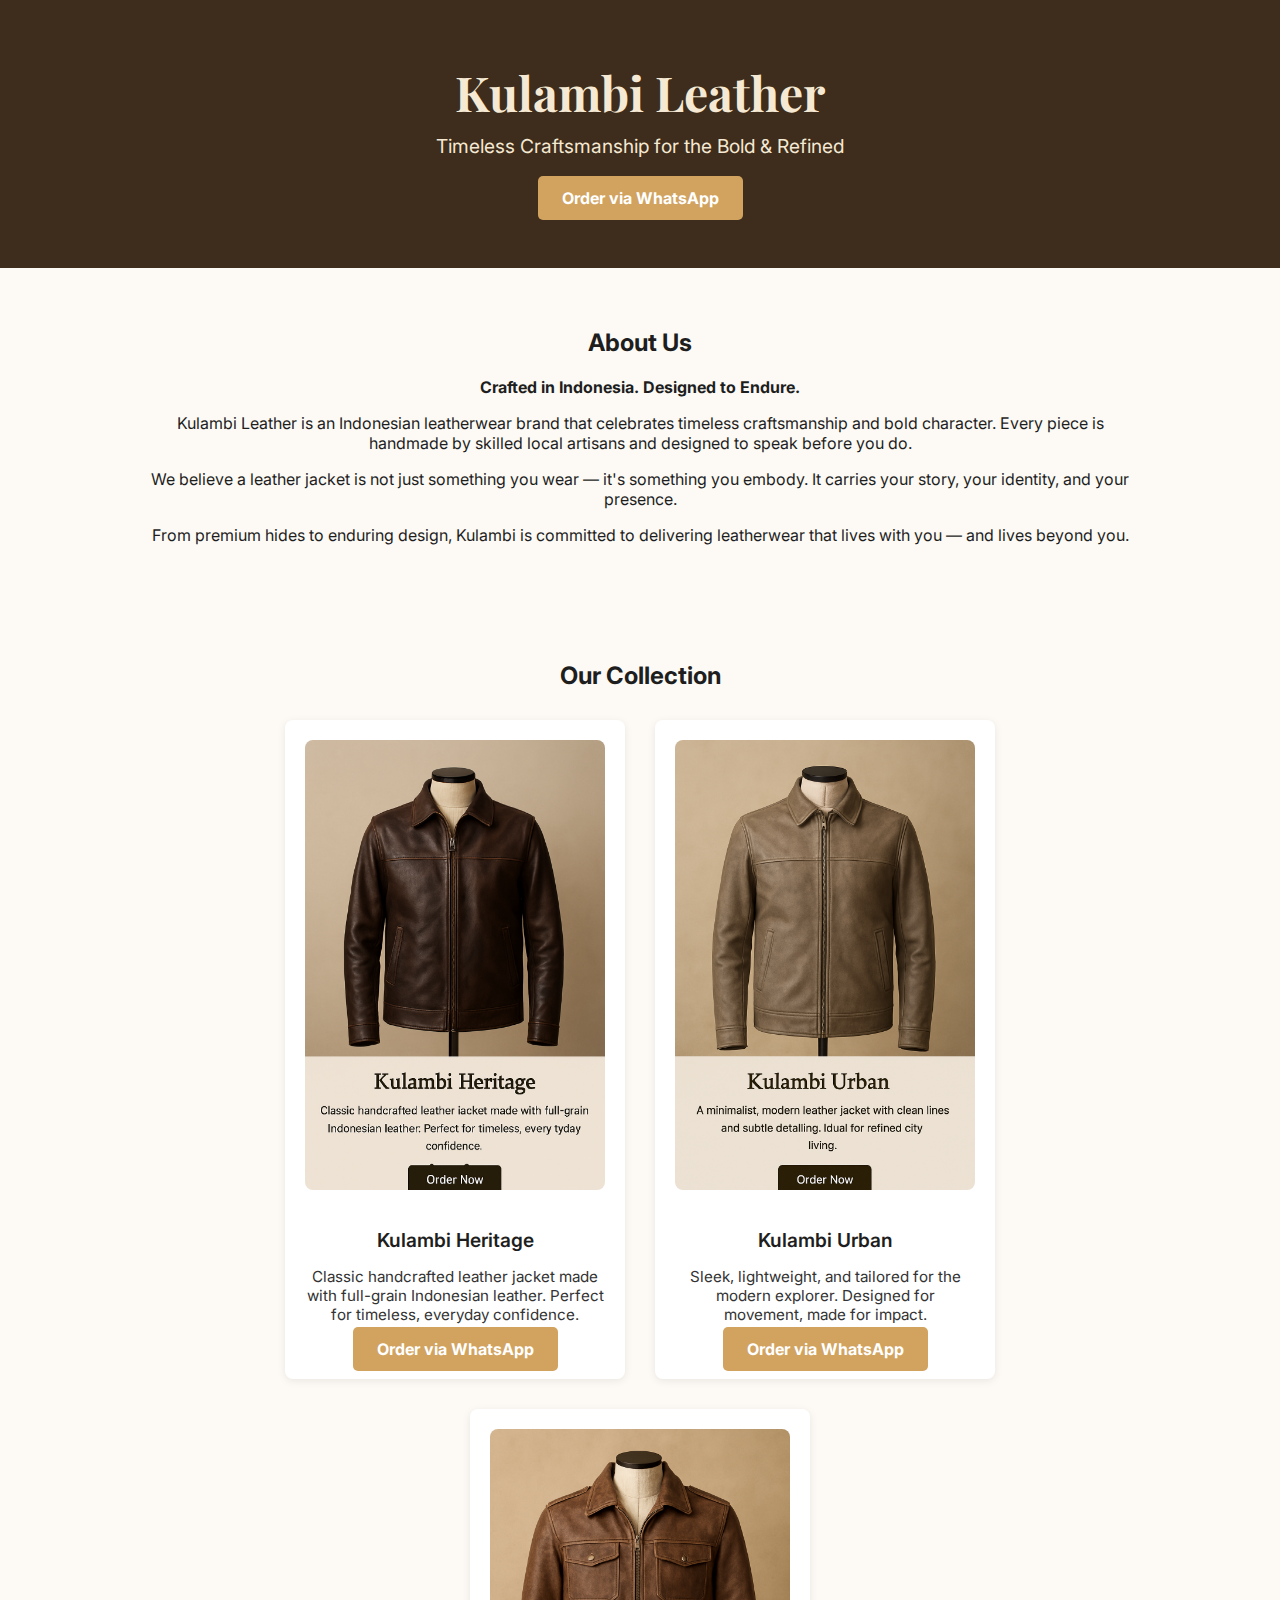
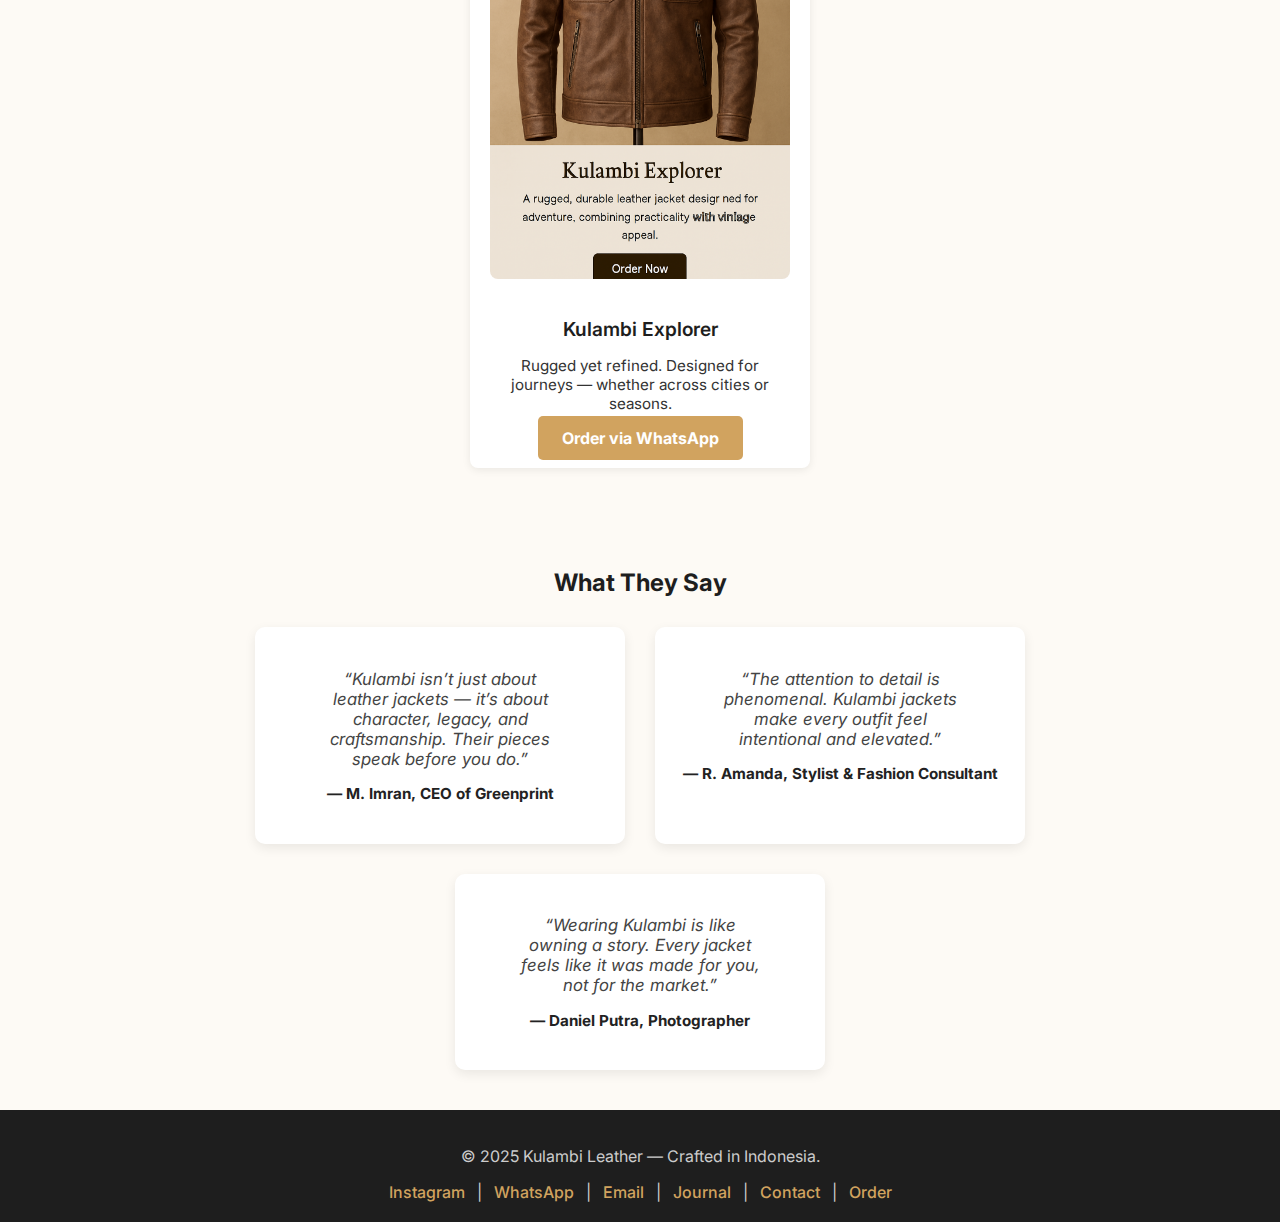
<file: index.html>
<!DOCTYPE html>
<html lang="en">
<head>
    <meta charset="UTF-8">
    <title>Kulambi Leather</title>
    <meta name="viewport" content="width=device-width, initial-scale=1.0">
    <link rel="stylesheet" href="style.css">
    <link href="https://fonts.googleapis.com/css2?family=Playfair+Display&family=Inter&display=swap" rel="stylesheet">
</head>
<body>
    <header class="hero">
        <h1>Kulambi Leather</h1>
        <p class="tagline">Timeless Craftsmanship for the Bold & Refined</p>
        <a href="https://wa.me/6285106060768?text=Hello%20Kulambi%2C%20I'm%20interested%20in%20your%20leather%20jackets" class="cta-button">Order via WhatsApp</a>
    </header>

<section class="about">
    <h2>About Us</h2>
    <p><strong>Crafted in Indonesia. Designed to Endure.</strong></p>
    <p>Kulambi Leather is an Indonesian leatherwear brand that celebrates timeless craftsmanship and bold character. Every piece is handmade by skilled local artisans and designed to speak before you do.</p>
    <p>We believe a leather jacket is not just something you wear — it's something you embody. It carries your story, your identity, and your presence.</p>
    <p>From premium hides to enduring design, Kulambi is committed to delivering leatherwear that lives with you — and lives beyond you.</p>
</section>

<section class="gallery">
    <h2>Our Collection</h2>
    <div class="product-grid">
        <div class="product">
            <img src="images/heritage.jpg" alt="Kulambi Heritage Jacket">
            <h3>Kulambi Heritage</h3>
            <p>Classic handcrafted leather jacket made with full-grain Indonesian leather. Perfect for timeless, everyday confidence.</p>
            <a class="cta-button" href="https://wa.me/6285106060768?text=Halo%20Kulambi%2C%20saya%20ingin%20order%20Kulambi%20Heritage" target="_blank">Order via WhatsApp</a>
        </div>
        <div class="product">
            <img src="images/urban.jpg" alt="Kulambi Urban Jacket">
            <h3>Kulambi Urban</h3>
            <p>Sleek, lightweight, and tailored for the modern explorer. Designed for movement, made for impact.</p>
            <a class="cta-button" href="https://wa.me/6285106060768?text=Halo%20Kulambi%2C%20saya%20ingin%20order%20Kulambi%20Urban" target="_blank">Order via WhatsApp</a>
        </div>
        <div class="product">
            <img src="images/explorer.jpg" alt="Kulambi Explorer Jacket">
            <h3>Kulambi Explorer</h3>
            <p>Rugged yet refined. Designed for journeys — whether across cities or seasons.</p>
            <a class="cta-button" href="https://wa.me/6285106060768?text=Halo%20Kulambi%2C%20saya%20ingin%20order%20Kulambi%20Explorer" target="_blank">Order via WhatsApp</a>
        </div>
    </div>
</section>

<section class="testimonial">
    <h2>What They Say</h2>
    <div class="testimonial-grid">
        <div class="testimonial-card">
            <blockquote>“Kulambi isn’t just about leather jackets — it’s about character, legacy, and craftsmanship. Their pieces speak before you do.”</blockquote>
            <p class="author">— M. Imran, CEO of Greenprint</p>
        </div>
        <div class="testimonial-card">
            <blockquote>“The attention to detail is phenomenal. Kulambi jackets make every outfit feel intentional and elevated.”</blockquote>
            <p class="author">— R. Amanda, Stylist & Fashion Consultant</p>
        </div>
        <div class="testimonial-card">
            <blockquote>“Wearing Kulambi is like owning a story. Every jacket feels like it was made for you, not for the market.”</blockquote>
            <p class="author">— Daniel Putra, Photographer</p>
        </div>
    </div>
</section>

<footer class="footer">
    <p>&copy; 2025 Kulambi Leather — Crafted in Indonesia.</p>
    <div class="social-links">
        <a href="https://instagram.com/kulambileather" target="_blank">Instagram</a>
        |
        <a href="https://wa.me/6285106060768?text=Hello%20Kulambi%2C%20I'm%20interested%20in%20your%20leather%20jackets" target="_blank">WhatsApp</a>
        |
        <a href="mailto:hello@kulambileather.com">Email</a> | <a href="journal.html">Journal</a> | <a href="contact.html">Contact</a> | <a href="order.html">Order</a>
    </div>
</footer>

</body>
</html>
</file>
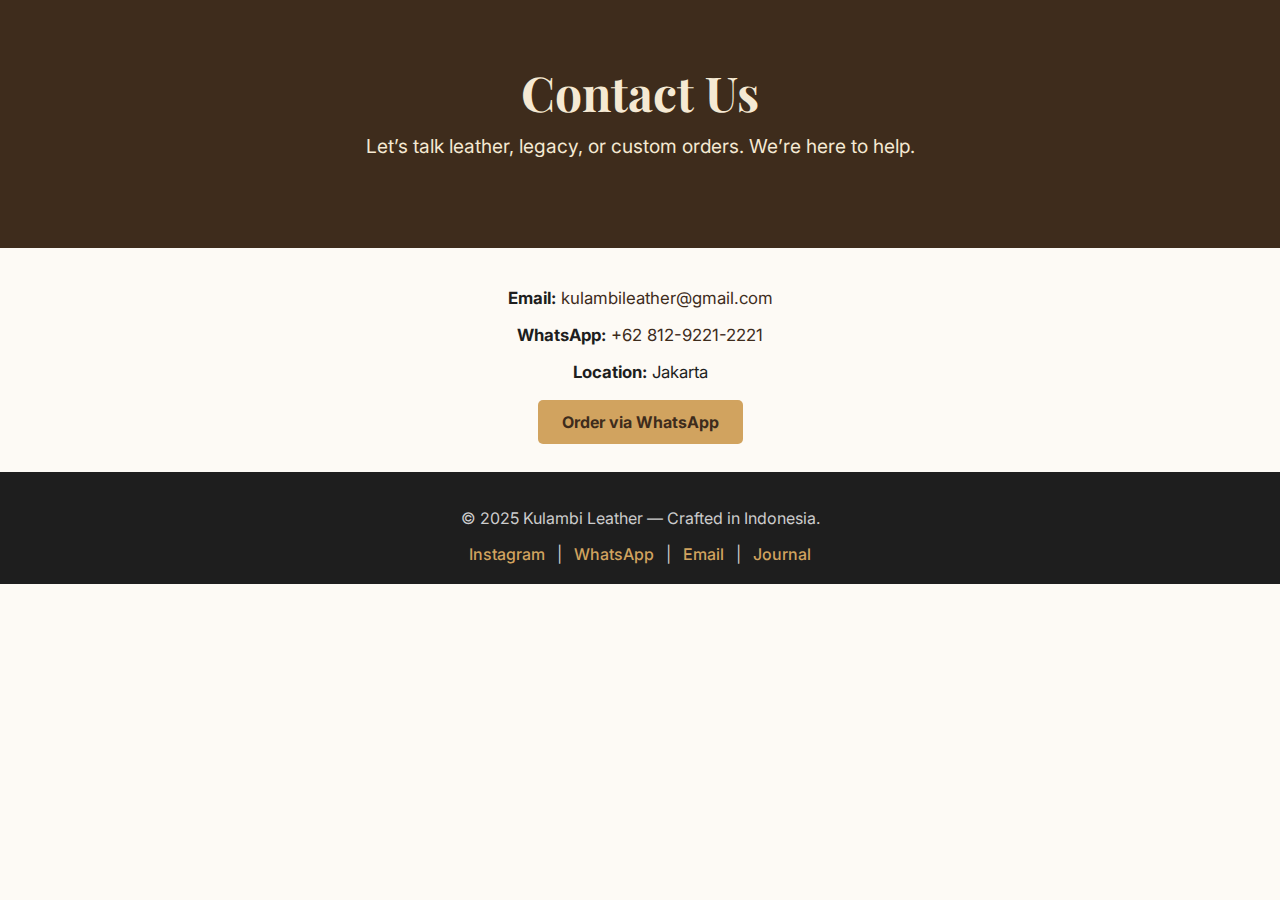
<file: contact.html>
<!DOCTYPE html>
<html lang="en">
<head>
    <meta charset="UTF-8">
    <title>Contact Kulambi</title>
    <meta name="viewport" content="width=device-width, initial-scale=1.0">
    <link rel="stylesheet" href="style.css">
    <link href="https://fonts.googleapis.com/css2?family=Playfair+Display&family=Inter&display=swap" rel="stylesheet">
</head>
<body>
    <header class="hero">
        <h1>Contact Us</h1>
        <p class="tagline">Let’s talk leather, legacy, or custom orders. We’re here to help.</p>
    </header>

    <section class="contact-section">
        <div class="contact-info">
            <p><strong>Email:</strong> <a href="mailto:kulambileather@gmail.com">kulambileather@gmail.com</a></p>
            <p><strong>WhatsApp:</strong> <a href="https://wa.me/6281292212221" target="_blank">+62 812-9221-2221</a></p>
            <p><strong>Location:</strong> Jakarta</p>
            <br>
            <a class="cta-button" href="https://wa.me/6281292212221?text=Hello%20Kulambi%2C%20I'm%20interested%20in%20your%20leather%20jackets">Order via WhatsApp</a>
        </div>
    </section>

    <footer class="footer">
        <p>&copy; 2025 Kulambi Leather — Crafted in Indonesia.</p>
        <div class="social-links">
            <a href="https://instagram.com/kulambileather" target="_blank">Instagram</a>
            |
            <a href="https://wa.me/6281292212221" target="_blank">WhatsApp</a>
            |
            <a href="mailto:kulambileather@gmail.com">Email</a>
            |
            <a href="journal.html">Journal</a>
        </div>
    </footer>
</body>
</html>
</file>
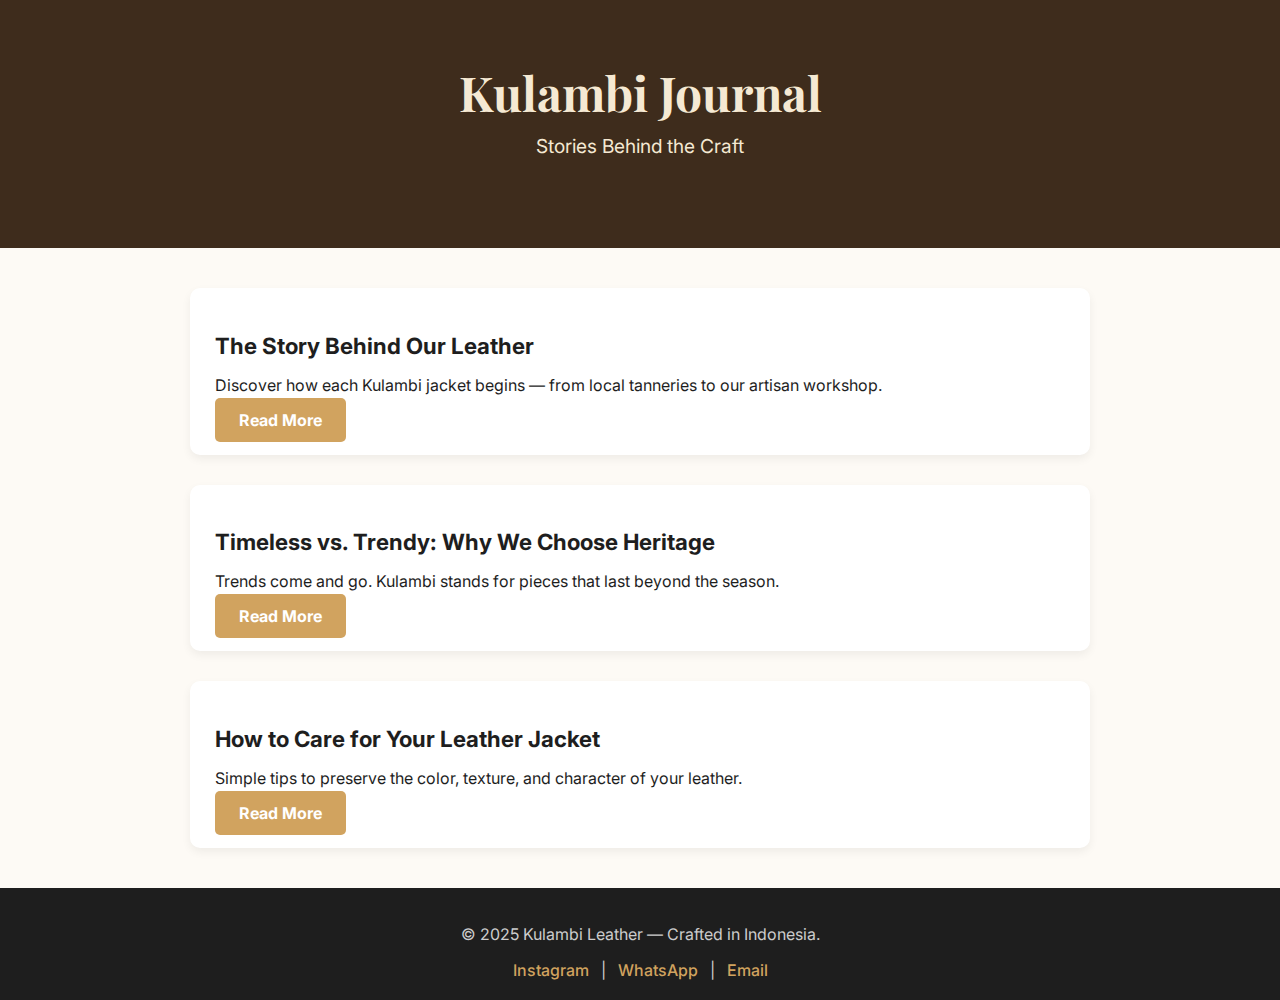
<file: journal.html>
<!DOCTYPE html>
<html lang="en">
<head>
    <meta charset="UTF-8">
    <title>Kulambi Journal</title>
    <meta name="viewport" content="width=device-width, initial-scale=1.0">
    <link rel="stylesheet" href="style.css">
    <link href="https://fonts.googleapis.com/css2?family=Playfair+Display&family=Inter&display=swap" rel="stylesheet">
</head>
<body>
    <header class="hero">
        <h1>Kulambi Journal</h1>
        <p class="tagline">Stories Behind the Craft</p>
    </header>

    <section class="journal-list">
        <div class="journal-item">
            <h2>The Story Behind Our Leather</h2>
            <p>Discover how each Kulambi jacket begins — from local tanneries to our artisan workshop.</p>
            <a class="cta-button" href="#">Read More</a>
        </div>
        <div class="journal-item">
            <h2>Timeless vs. Trendy: Why We Choose Heritage</h2>
            <p>Trends come and go. Kulambi stands for pieces that last beyond the season.</p>
            <a class="cta-button" href="#">Read More</a>
        </div>
        <div class="journal-item">
            <h2>How to Care for Your Leather Jacket</h2>
            <p>Simple tips to preserve the color, texture, and character of your leather.</p>
            <a class="cta-button" href="#">Read More</a>
        </div>
    </section>

    <footer class="footer">
        <p>&copy; 2025 Kulambi Leather — Crafted in Indonesia.</p>
        <div class="social-links">
            <a href="https://instagram.com/kulambileather" target="_blank">Instagram</a>
            |
            <a href="https://wa.me/6281234567890?text=Hello%20Kulambi%2C%20I'm%20interested%20in%20your%20leather%20jackets" target="_blank">WhatsApp</a>
            |
            <a href="mailto:hello@kulambileather.com">Email</a>
        </div>
    </footer>
</body>
</html>
</file>
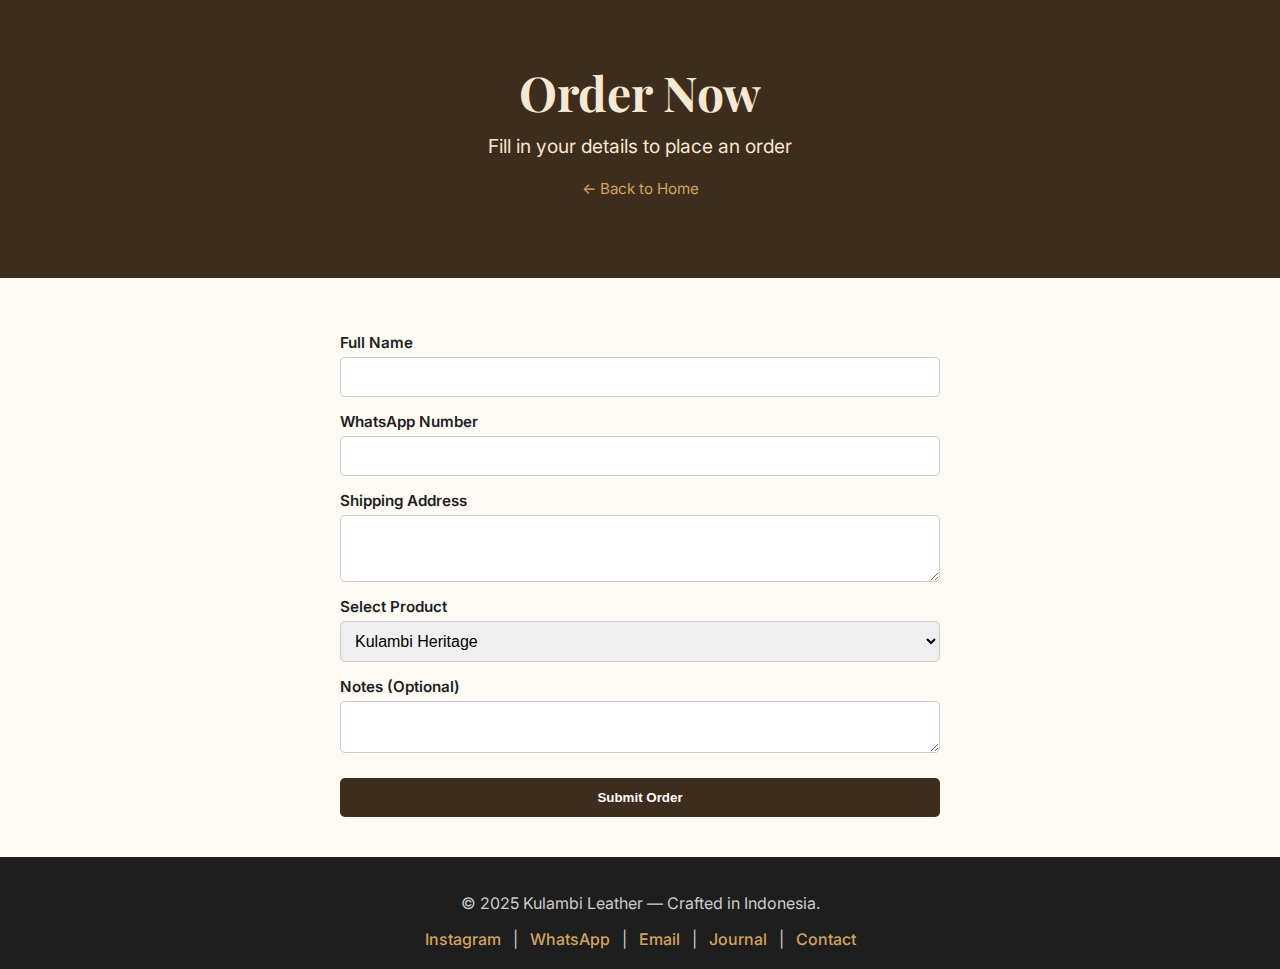
<file: order.html>
<!DOCTYPE html>
<html lang="en">
<head>
    <meta charset="UTF-8">
    <title>Order Now - Kulambi</title>
    <meta name="viewport" content="width=device-width, initial-scale=1.0">
    <link rel="stylesheet" href="style.css">
    <link href="https://fonts.googleapis.com/css2?family=Playfair+Display&family=Inter&display=swap" rel="stylesheet">
    <script>
    function submitToWhatsApp() {
        var name = document.getElementById("name").value;
        var phone = document.getElementById("phone").value;
        var address = document.getElementById("address").value;
        var product = document.getElementById("product").value;
        var notes = document.getElementById("notes").value;

        var message = "Halo Kulambi,%0ASaya ingin melakukan pemesanan dengan detail berikut:%0A"
                    + "*Nama:* " + name + "%0A"
                    + "*No. WhatsApp:* " + phone + "%0A"
                    + "*Alamat:* " + address + "%0A"
                    + "*Produk:* " + product + "%0A"
                    + "*Catatan:* " + notes;

        var url = "https://wa.me/6281292212221?text=" + message;
        window.open(url, '_blank');
    }
    </script>
</head>
<body>
    <header class="hero">
        <h1>Order Now</h1>
        <p class="tagline">Fill in your details to place an order</p>
    <p class="back-home"><a href="index.html">← Back to Home</a></p>
    </header>

    <section class="order-form">
        <form onsubmit="event.preventDefault(); submitToWhatsApp();">
            <label for="name">Full Name</label>
            <input type="text" id="name" required>

            <label for="phone">WhatsApp Number</label>
            <input type="text" id="phone" required>

            <label for="address">Shipping Address</label>
            <textarea id="address" rows="3" required></textarea>

            <label for="product">Select Product</label>
            <select id="product" required>
                <option value="Kulambi Heritage">Kulambi Heritage</option>
                <option value="Kulambi Urban">Kulambi Urban</option>
                <option value="Kulambi Explorer">Kulambi Explorer</option>
            </select>

            <label for="notes">Notes (Optional)</label>
            <textarea id="notes" rows="2"></textarea>

            <button type="submit" class="cta-button">Submit Order</button>
        </form>
    </section>

    <footer class="footer">
        <p>&copy; 2025 Kulambi Leather — Crafted in Indonesia.</p>
        <div class="social-links">
            <a href="https://instagram.com/kulambileather" target="_blank">Instagram</a>
            |
            <a href="https://wa.me/6281292212221" target="_blank">WhatsApp</a>
            |
            <a href="mailto:kulambileather@gmail.com">Email</a>
            |
            <a href="journal.html">Journal</a>
            |
            <a href="contact.html">Contact</a>
        </div>
    </footer>
</body>
</html>
</file>
<file: style.css>
body {
    margin: 0;
    font-family: 'Inter', sans-serif;
    background-color: #fdfaf5;
    color: #1e1e1e;
}

header.hero {
    background-color: #3e2c1c;
    color: #f5e9d3;
    text-align: center;
    padding: 60px 20px;
}

.hero h1 {
    font-family: 'Playfair Display', serif;
    font-size: 3em;
    margin: 0;
}

.tagline {
    font-size: 1.2em;
    margin: 10px 0 30px;
}

.cta-button {
    background-color: #d1a35f;
    color: #fff;
    text-decoration: none;
    padding: 12px 24px;
    border-radius: 5px;
    font-weight: bold;
}

section {
    padding: 40px 20px;
    max-width: 1000px;
    margin: 0 auto;
}

.about, .gallery, .testimonial {
    text-align: center;
}

.image-grid {
    display: flex;
    gap: 20px;
    justify-content: center;
    flex-wrap: wrap;
    margin-top: 20px;
}

.image-grid img {
    max-width: 300px;
    border-radius: 10px;
}

footer.footer {
    background-color: #1e1e1e;
    color: #ccc;
    text-align: center;
    padding: 20px;
}

.product-grid {
    display: flex;
    flex-wrap: wrap;
    gap: 30px;
    justify-content: center;
    margin-top: 30px;
}
.product {
    background: #fff;
    border-radius: 8px;
    box-shadow: 0 2px 8px rgba(0,0,0,0.08);
    padding: 20px;
    max-width: 300px;
    text-align: center;
}
.product img {
    max-width: 100%;
    border-radius: 8px;
    margin-bottom: 15px;
}
.product h3 {
    margin-bottom: 10px;
    font-size: 1.2em;
    font-weight: 600;
}
.product p {
    font-size: 0.95em;
    color: #333;
    margin-bottom: 15px;
}

.testimonial-grid {
    display: flex;
    flex-wrap: wrap;
    justify-content: center;
    gap: 30px;
    margin-top: 30px;
}
.testimonial-card {
    background-color: #fff;
    border-radius: 10px;
    padding: 25px;
    max-width: 320px;
    box-shadow: 0 4px 12px rgba(0,0,0,0.08);
}
.testimonial-card blockquote {
    font-style: italic;
    font-size: 1.05em;
    color: #444;
    margin-bottom: 15px;
}
.testimonial-card .author {
    font-weight: bold;
    color: #222;
    font-size: 0.95em;
}

.social-links {
    margin-top: 10px;
}
.social-links a {
    color: #d1a35f;
    text-decoration: none;
    margin: 0 8px;
    font-weight: 500;
}
.social-links a:hover {
    text-decoration: underline;
}

.journal-list {
    max-width: 900px;
    margin: 40px auto;
    padding: 0 20px;
}
.journal-item {
    background: #fff;
    padding: 25px;
    border-radius: 10px;
    box-shadow: 0 4px 10px rgba(0,0,0,0.06);
    margin-bottom: 30px;
}
.journal-item h2 {
    font-size: 1.4em;
    margin-bottom: 10px;
}
.journal-item p {
    font-size: 1em;
    margin-bottom: 15px;
}

.contact-section {
    max-width: 700px;
    margin: 40px auto;
    padding: 0 20px;
    text-align: center;
}
.contact-info p {
    font-size: 1.05em;
    margin-bottom: 10px;
}
.contact-info a {
    color: #3e2c1c;
    text-decoration: none;
}
.contact-info a:hover {
    text-decoration: underline;
}

.order-form {
    max-width: 600px;
    margin: 40px auto;
    padding: 0 20px;
}
.order-form form {
    display: flex;
    flex-direction: column;
}
.order-form label {
    margin-top: 15px;
    font-weight: 600;
    font-size: 0.95em;
}
.order-form input,
.order-form textarea,
.order-form select {
    padding: 10px;
    border-radius: 5px;
    border: 1px solid #ccc;
    margin-top: 5px;
    font-size: 1em;
}
.order-form button {
    margin-top: 25px;
    padding: 12px;
    background-color: #3e2c1c;
    color: #fff;
    border: none;
    border-radius: 5px;
    font-weight: bold;
    cursor: pointer;
}
.order-form button:hover {
    background-color: #2d1f14;
}

.back-home {
    text-align: center;
    margin-top: -10px;
    margin-bottom: 20px;
}
.back-home a {
    color: #d1a35f;
    font-size: 0.95em;
    text-decoration: none;
}
.back-home a:hover {
    text-decoration: underline;
}
</file>
